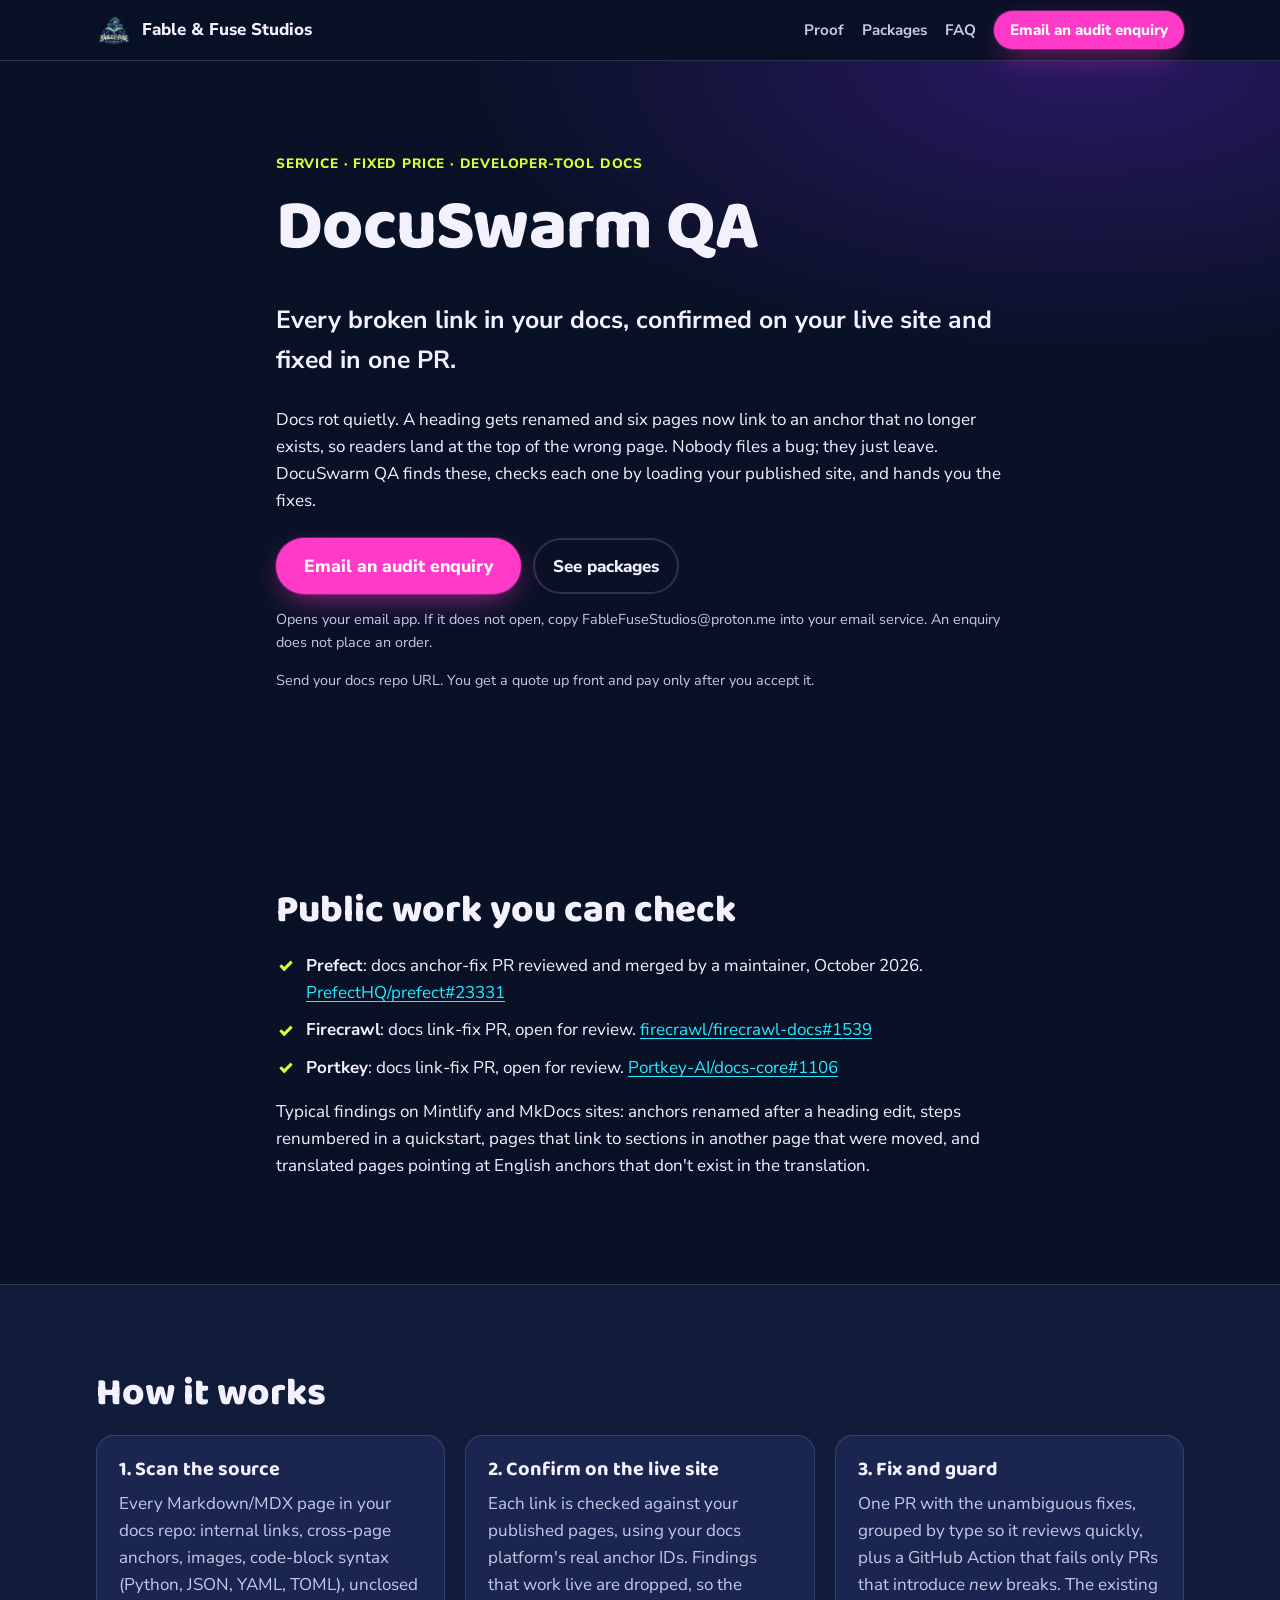
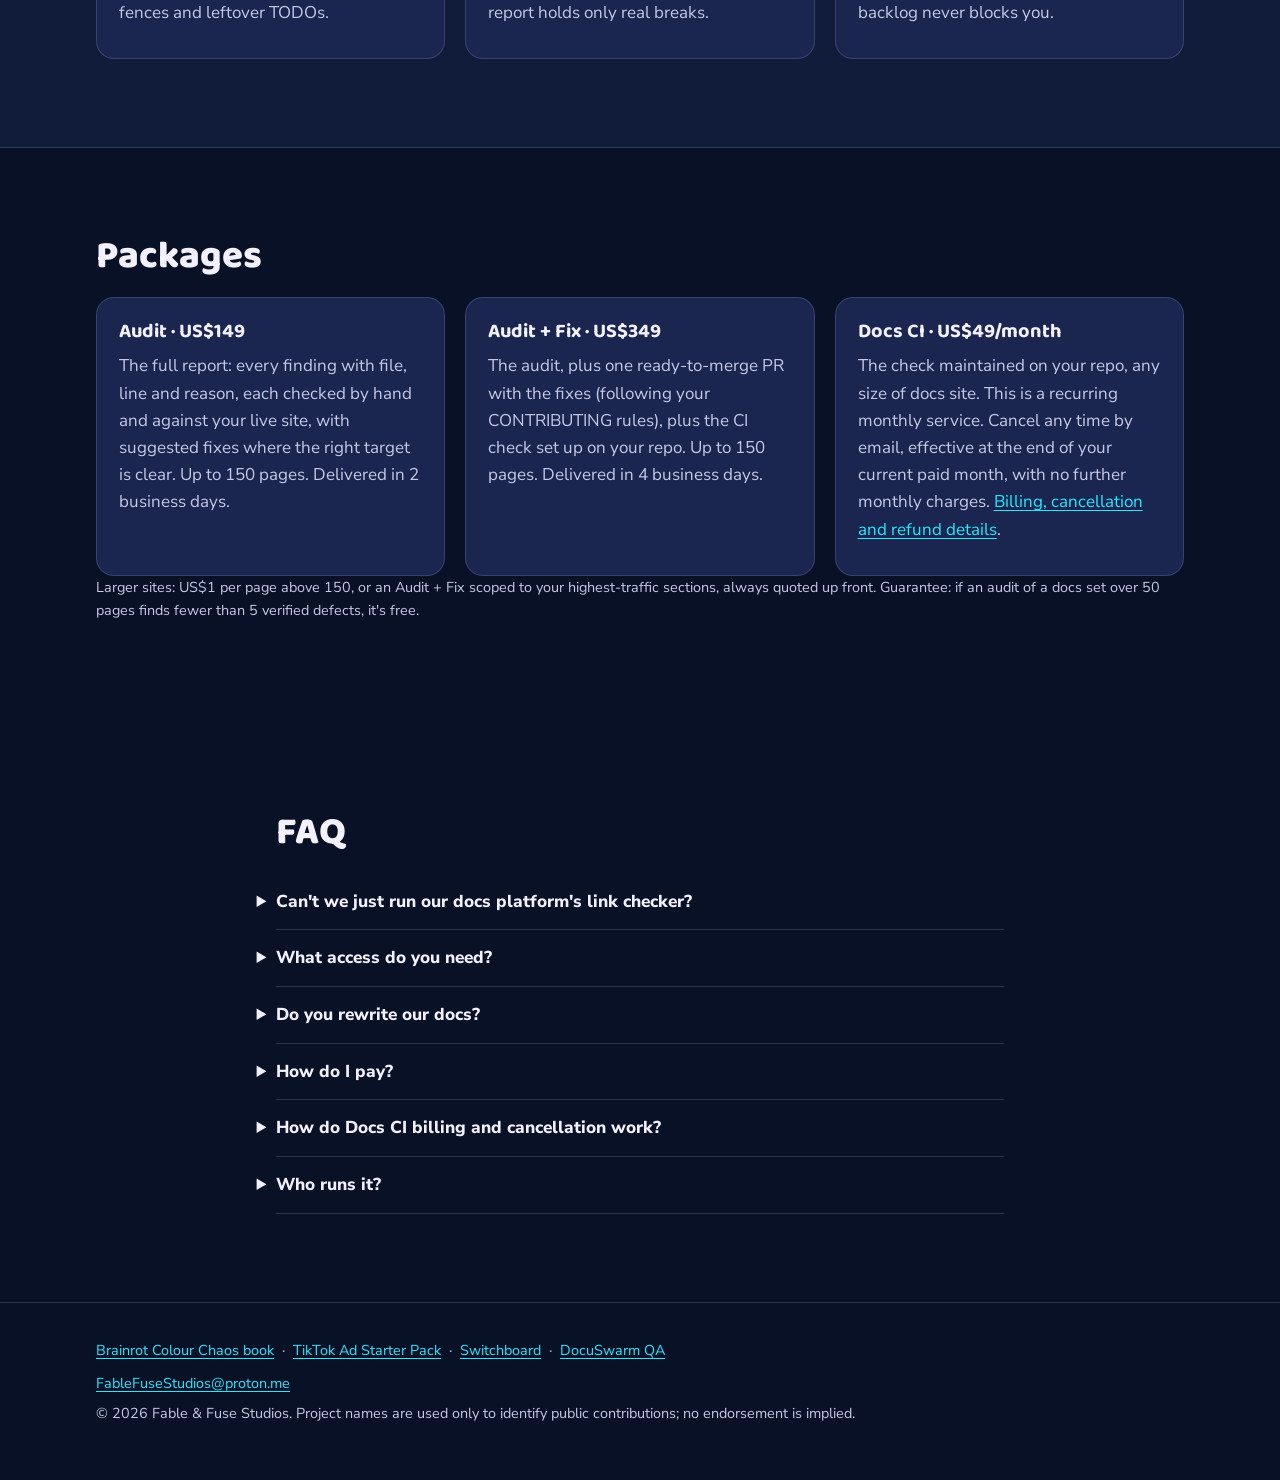
<file: site/docuswarm/index.html>
<!doctype html>
<html lang="en-AU">
<head>
  <meta charset="utf-8">
  <meta name="viewport" content="width=device-width, initial-scale=1">
  <title>DocuSwarm QA | Documentation QA for developer tools</title>
  <meta name="description" content="DocuSwarm QA by Fable &amp; Fuse Studios: fixed-price documentation audits for developer-tool docs. Every broken link and dead anchor, confirmed against your live site, with a ready-to-merge fix PR. From US$149.">
  <meta name="author" content="Fable &amp; Fuse Studios">
  <meta name="theme-color" content="#091126">
  <link rel="canonical" href="https://fable-and-fuse.github.io/brainrot-colour-chaos-site/docuswarm/">

  <meta property="og:type" content="website">
  <meta property="og:site_name" content="Fable &amp; Fuse Studios">
  <meta property="og:title" content="DocuSwarm QA: documentation QA for developer tools">
  <meta property="og:description" content="Every broken link and dead anchor in your docs, confirmed against the live site, fixed in one PR. Fixed price from US$149.">
  <meta property="og:url" content="https://fable-and-fuse.github.io/brainrot-colour-chaos-site/docuswarm/">
  <meta property="og:locale" content="en_AU">

  <link rel="icon" type="image/png" href="../assets/favicon.png">
  <link rel="apple-touch-icon" href="../assets/apple-touch-icon.png">
  <link rel="preconnect" href="https://fonts.googleapis.com">
  <link rel="preconnect" href="https://fonts.gstatic.com" crossorigin>
  <link rel="stylesheet" href="https://fonts.googleapis.com/css2?family=Baloo+2:wght@700;800&family=Nunito+Sans:opsz,wght@6..12,400;6..12,700;6..12,800&display=swap">
  <link rel="stylesheet" href="../switchboard/switchboard.css">
</head>
<body>
  <a class="skip-link" href="#main">Skip to content</a>

  <header class="top top--enquiry">
    <div class="wrap top__inner">
      <div class="brand">
        <img src="../assets/img/fable-and-fuse-studios-logo-v2-320.webp" width="40" height="40" alt="">
        <span>Fable &amp; Fuse Studios</span>
      </div>
      <nav aria-label="DocuSwarm QA">
        <a href="#proof">Proof</a>
        <a href="#packages">Packages</a>
        <a href="#faq">FAQ</a>
        <a class="btn btn--small" href="mailto:FableFuseStudios@proton.me?subject=DocuSwarm%20QA%20audit"><span class="cta-label--desktop">Email an audit enquiry</span><span class="cta-label--mobile">Email enquiry</span></a>
      </nav>
    </div>
  </header>

  <main id="main">
    <section class="hero">
      <div class="wrap narrow">
        <p class="eyebrow">Service · Fixed price · Developer-tool docs</p>
        <h1>DocuSwarm QA</h1>
        <p class="lede">Every broken link in your docs, confirmed on your live site and fixed in one PR.</p>
        <p>Docs rot quietly. A heading gets renamed and six pages now link to an anchor that no longer exists, so readers land at the top of the wrong page. Nobody files a bug; they just leave. DocuSwarm QA finds these, checks each one by loading your published site, and hands you the fixes.</p>
        <div class="hero__cta">
          <a class="btn btn--large" href="mailto:FableFuseStudios@proton.me?subject=DocuSwarm%20QA%20audit">Email an audit enquiry</a>
          <a class="btn btn--ghost" href="#packages">See packages</a>
        </div>
        <p class="fine enquiry-help">Opens your email app. If it does not open, copy <span class="contact-address">FableFuseStudios@proton.me</span> into your email service. An enquiry does not place an order.</p>
        <p class="fine">Send your docs repo URL. You get a quote up front and pay only after you accept it.</p>
      </div>
    </section>

    <section class="section" id="proof" aria-labelledby="proof-title">
      <div class="wrap narrow">
        <h2 id="proof-title">Public work you can check</h2>
        <ul class="ticks">
          <li><strong>Prefect</strong>: docs anchor-fix PR reviewed and merged by a maintainer, October 2026. <a href="https://github.com/PrefectHQ/prefect/pull/23331" rel="noopener">PrefectHQ/prefect#23331</a></li>
          <li><strong>Firecrawl</strong>: docs link-fix PR, open for review. <a href="https://github.com/firecrawl/firecrawl-docs/pull/1539" rel="noopener">firecrawl/firecrawl-docs#1539</a></li>
          <li><strong>Portkey</strong>: docs link-fix PR, open for review. <a href="https://github.com/Portkey-AI/docs-core/pull/1106" rel="noopener">Portkey-AI/docs-core#1106</a></li>
        </ul>
        <p>Typical findings on Mintlify and MkDocs sites: anchors renamed after a heading edit, steps renumbered in a quickstart, pages that link to sections in another page that were moved, and translated pages pointing at English anchors that don't exist in the translation.</p>
      </div>
    </section>

    <section class="section section--alt">
      <div class="wrap">
        <h2>How it works</h2>
        <div class="cards">
          <article class="card">
            <h3>1. Scan the source</h3>
            <p>Every Markdown/MDX page in your docs repo: internal links, cross-page anchors, images, code-block syntax (Python, JSON, YAML, TOML), unclosed fences and leftover TODOs.</p>
          </article>
          <article class="card">
            <h3>2. Confirm on the live site</h3>
            <p>Each link is checked against your published pages, using your docs platform's real anchor IDs. Findings that work live are dropped, so the report holds only real breaks.</p>
          </article>
          <article class="card">
            <h3>3. Fix and guard</h3>
            <p>One PR with the unambiguous fixes, grouped by type so it reviews quickly, plus a GitHub Action that fails only PRs that introduce <em>new</em> breaks. The existing backlog never blocks you.</p>
          </article>
        </div>
      </div>
    </section>

    <section class="section" id="packages" aria-labelledby="packages-title">
      <div class="wrap">
        <h2 id="packages-title">Packages</h2>
        <div class="cards">
          <article class="card">
            <h3>Audit · US$149</h3>
            <p>The full report: every finding with file, line and reason, each checked by hand and against your live site, with suggested fixes where the right target is clear. Up to 150 pages. Delivered in 2 business days.</p>
          </article>
          <article class="card">
            <h3>Audit + Fix · US$349</h3>
            <p>The audit, plus one ready-to-merge PR with the fixes (following your CONTRIBUTING rules), plus the CI check set up on your repo. Up to 150 pages. Delivered in 4 business days.</p>
          </article>
          <article class="card">
            <h3>Docs CI · US$49/month</h3>
            <p>The check maintained on your repo, any size of docs site. This is a recurring monthly service. Cancel any time by email, effective at the end of your current paid month, with no further monthly charges. <a href="#cancellation">Billing, cancellation and refund details</a>.</p>
          </article>
        </div>
        <p class="fine">Larger sites: US$1 per page above 150, or an Audit + Fix scoped to your highest-traffic sections, always quoted up front. Guarantee: if an audit of a docs set over 50 pages finds fewer than 5 verified defects, it's free.</p>
      </div>
    </section>

    <section class="section" id="faq" aria-labelledby="faq-title">
      <div class="wrap narrow">
        <h2 id="faq-title">FAQ</h2>
        <details>
          <summary>Can't we just run our docs platform's link checker?</summary>
          <p>You can, and it's worth turning on. Some checks, such as anchor checking, are opt-in, which is how these breaks slip through. What we add: each finding confirmed on the live site, the fixes done as a PR, code-sample checks, and a CI gate that only fails on new breaks.</p>
        </details>
        <details>
          <summary>What access do you need?</summary>
          <p>For public docs, none: the repo and the published site are enough. For private docs, read access to the docs repository.</p>
        </details>
        <details>
          <summary>Do you rewrite our docs?</summary>
          <p>No. The packages cover links, anchors, images and code-sample syntax, plus a manual read of your top 10 pages. Content and product design stay yours.</p>
        </details>
        <details>
          <summary>How do I pay?</summary>
          <p>By invoice after you accept the quote, by card or bank transfer. Prices are in US dollars.</p>
          <p>Enquiries do not place an order or start a subscription. Before you agree to proceed, we will confirm the scope, price, currency, applicable taxes, payment schedule, delivery date and cancellation/refund terms in writing.</p>
        </details>
        <details id="cancellation">
          <summary>How do Docs CI billing and cancellation work?</summary>
          <p>Docs CI is US$49 per month. Your written quote confirms the billing dates and any applicable taxes before you agree to start. To cancel, email <a href="mailto:FableFuseStudios@proton.me?subject=Docs%20CI%20cancellation">FableFuseStudios@proton.me</a> with the business or repository name used for your service. No passwords or payment details are needed.</p>
          <p>Cancellation takes effect at the end of the current paid monthly period. Maintenance continues until that date, and there are no further monthly charges. We will confirm the cancellation and end date by email.</p>
          <p>The current paid month is not refunded for a change of mind because service continues to its end. Any unused future monthly periods paid in advance will be refunded. This policy does not limit your rights to a refund or other remedy under Australian Consumer Law or other applicable mandatory consumer law.</p>
        </details>
        <details>
          <summary>Who runs it?</summary>
          <p>DocuSwarm QA is a service of Fable &amp; Fuse Studios (ABN 20448337804), Australia. Contact: <a href="mailto:FableFuseStudios@proton.me?subject=DocuSwarm%20QA">FableFuseStudios@proton.me</a>.</p>
        </details>
      </div>
    </section>
  </main>

  <footer class="foot">
    <div class="wrap foot__inner">
      <nav aria-label="Studio products and services">
        <a href="../">Brainrot Colour Chaos book</a> ·
        <a href="../tiktok-ad-starter-pack/">TikTok Ad Starter Pack</a> ·
        <a href="../switchboard/">Switchboard</a> ·
        <a href="../docuswarm/">DocuSwarm QA</a>
      </nav>
      <p><a href="mailto:FableFuseStudios@proton.me">FableFuseStudios@proton.me</a></p>
      <p>© 2026 Fable &amp; Fuse Studios. Project names are used only to identify public contributions; no endorsement is implied.</p>
    </div>
  </footer>
</body>
</html>
</file>
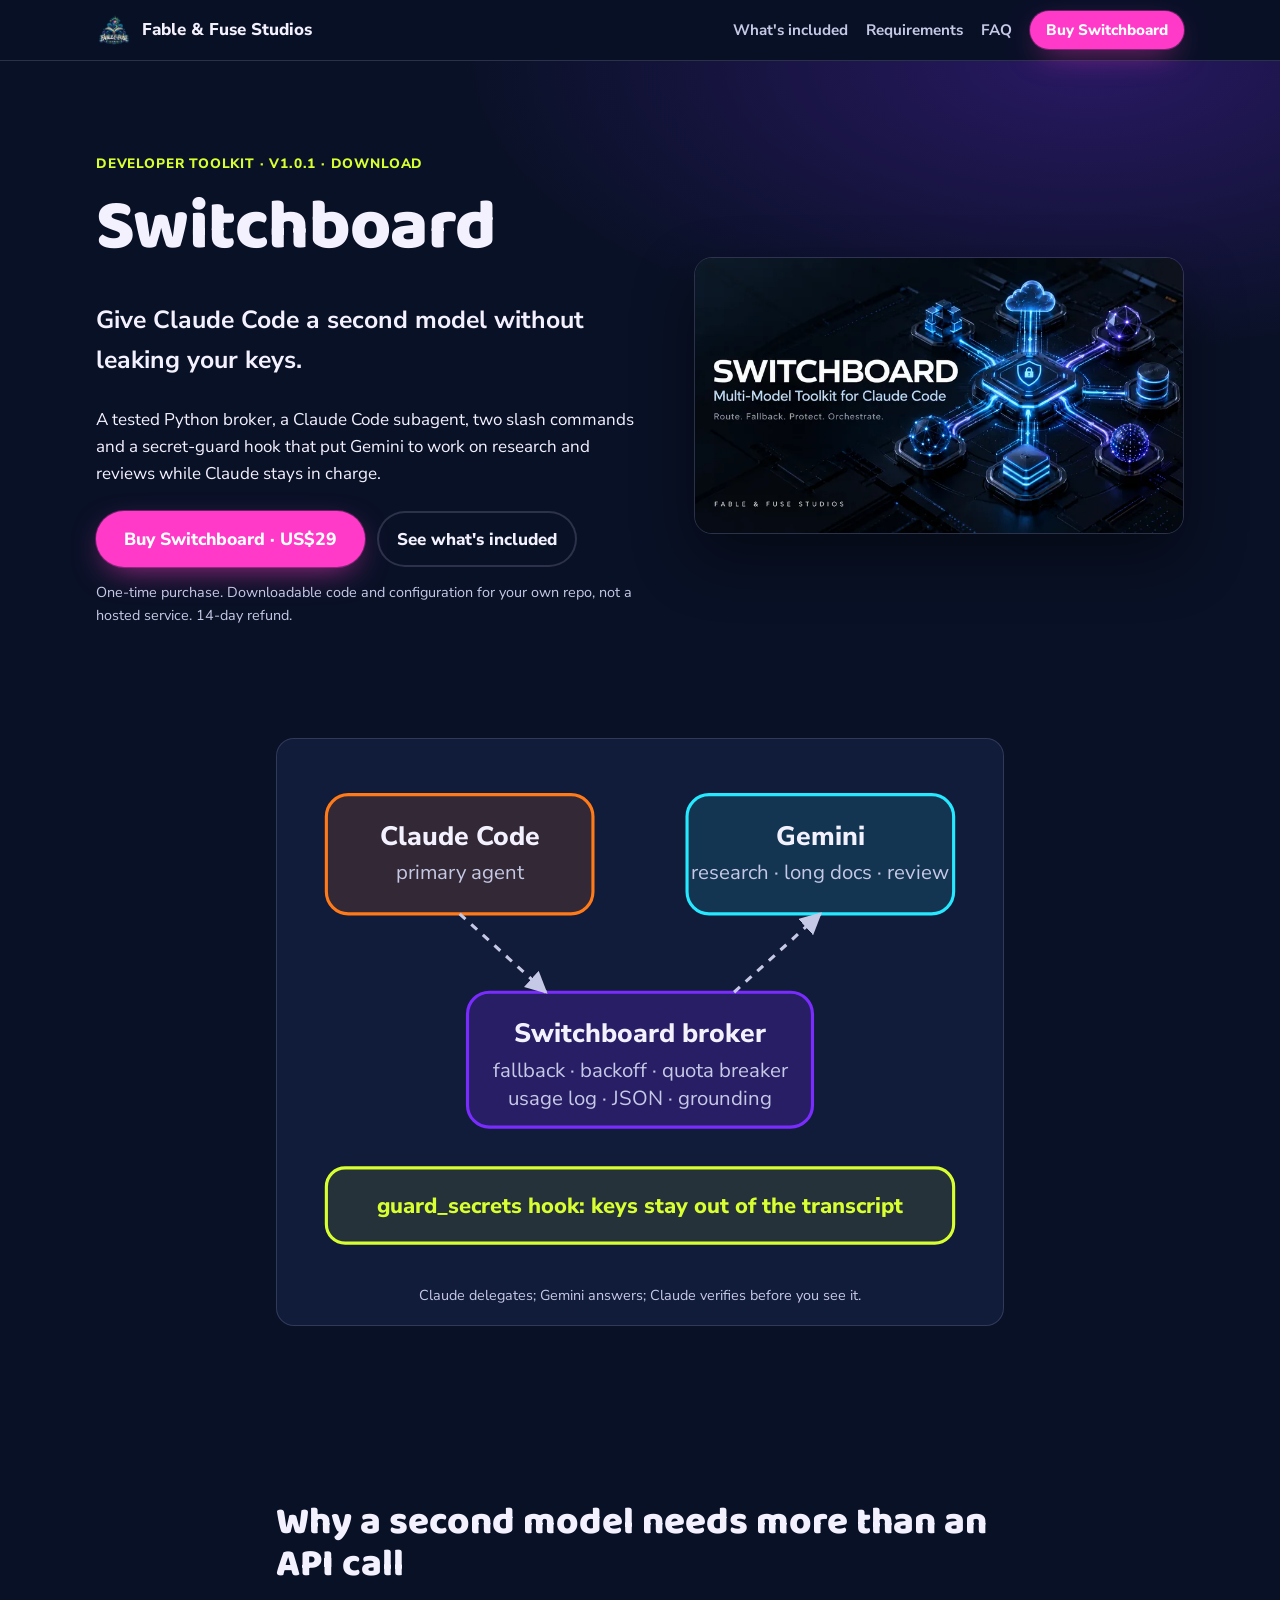
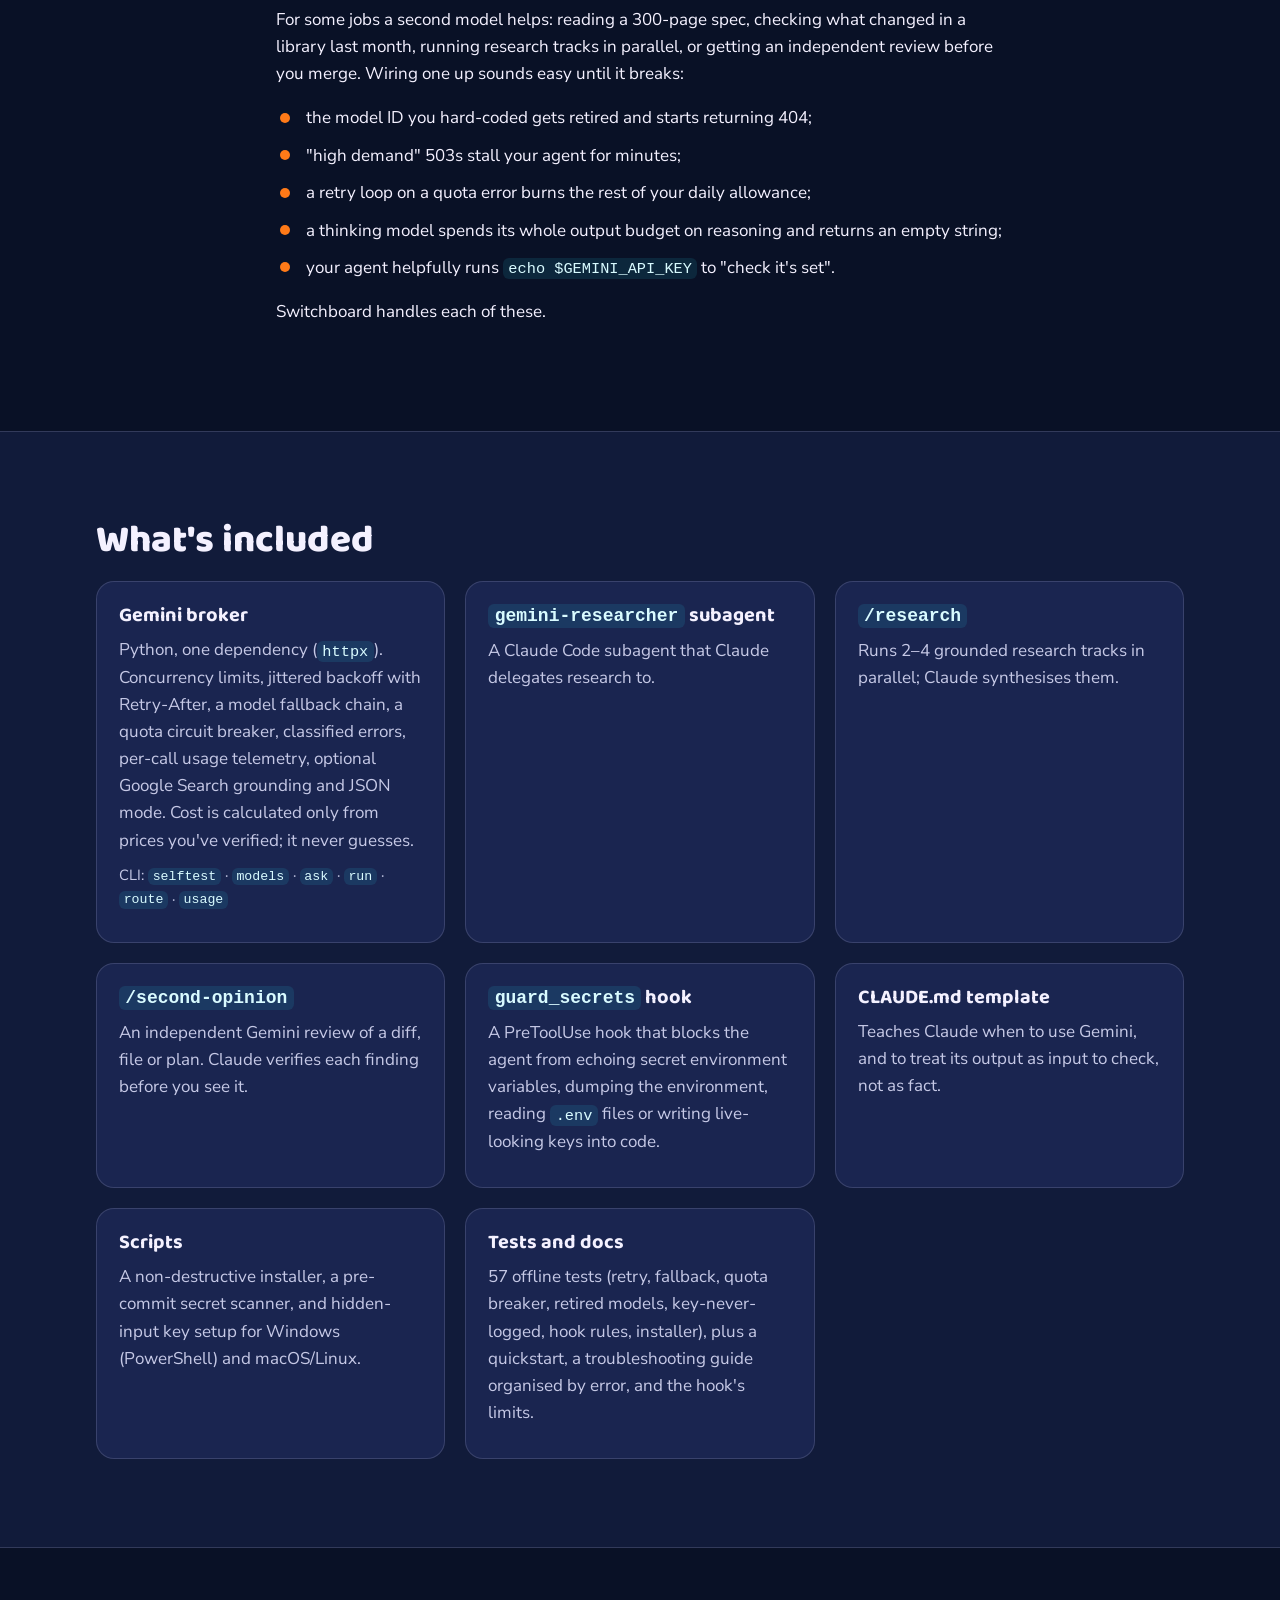
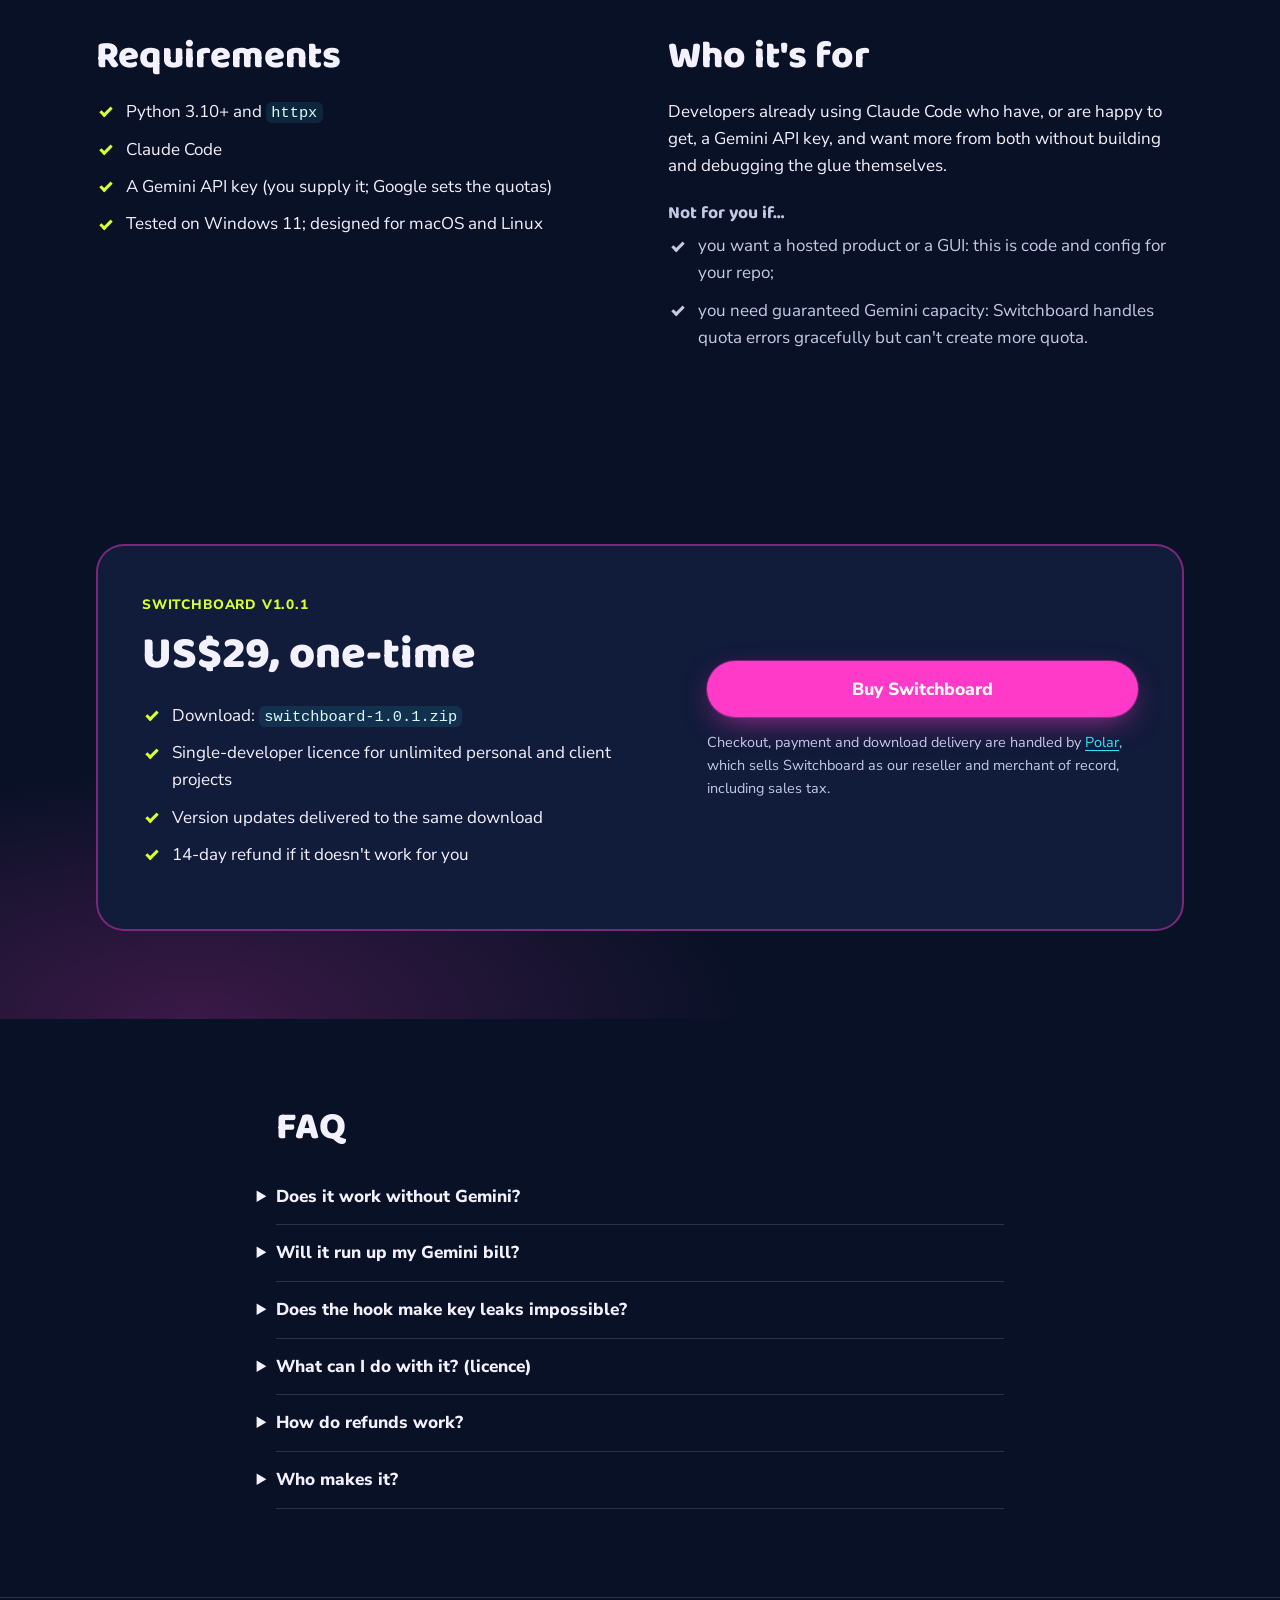
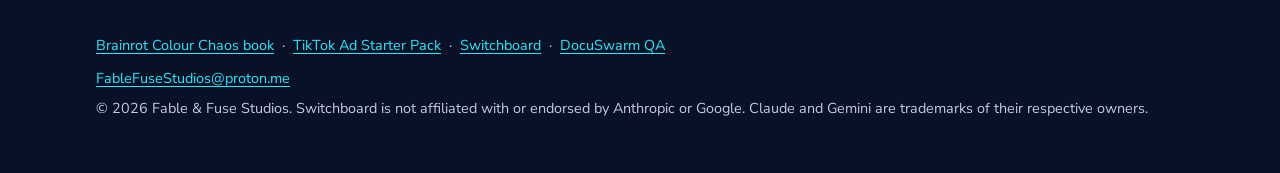
<file: site/switchboard/index.html>
<!doctype html>
<html lang="en-AU">
<head>
  <meta charset="utf-8">
  <meta name="viewport" content="width=device-width, initial-scale=1">
  <title>Switchboard | Claude Code + Gemini developer toolkit</title>
  <meta name="description" content="Switchboard v1.0.1 by Fable & Fuse Studios: a downloadable toolkit that gives Claude Code a second model, Gemini, for research and reviews, with a hook that keeps API keys out of the transcript. US$29, one-time.">
  <meta name="author" content="Fable &amp; Fuse Studios">
  <meta name="theme-color" content="#091126">
  <link rel="canonical" href="https://fable-and-fuse.github.io/brainrot-colour-chaos-site/switchboard/">

  <meta property="og:type" content="product">
  <meta property="og:site_name" content="Fable &amp; Fuse Studios">
  <meta property="og:title" content="Switchboard: Claude Code + Gemini developer toolkit">
  <meta property="og:description" content="Give Claude Code a second model without leaking your keys. Downloadable toolkit, US$29 one-time.">
  <meta property="og:url" content="https://fable-and-fuse.github.io/brainrot-colour-chaos-site/switchboard/">
  <meta property="og:locale" content="en_AU">
  <meta property="og:image" content="https://fable-and-fuse.github.io/brainrot-colour-chaos-site/assets/img/switchboard-og-1200x675.jpg">
  <meta property="og:image:width" content="1200">
  <meta property="og:image:height" content="675">
  <meta property="og:image:alt" content="Switchboard: Multi-Model Toolkit for Claude Code. Route. Fallback. Protect. Orchestrate. By Fable &amp; Fuse Studios.">
  <meta name="twitter:card" content="summary_large_image">
  <meta name="twitter:image" content="https://fable-and-fuse.github.io/brainrot-colour-chaos-site/assets/img/switchboard-og-1200x675.jpg">

  <link rel="icon" type="image/png" href="../assets/favicon.png">
  <link rel="apple-touch-icon" href="../assets/apple-touch-icon.png">
  <link rel="preconnect" href="https://fonts.googleapis.com">
  <link rel="preconnect" href="https://fonts.gstatic.com" crossorigin>
  <link rel="stylesheet" href="https://fonts.googleapis.com/css2?family=Baloo+2:wght@700;800&family=Nunito+Sans:opsz,wght@6..12,400;6..12,700;6..12,800&display=swap">
  <link rel="stylesheet" href="switchboard.css">
</head>
<body>
  <a class="skip-link" href="#main">Skip to content</a>

  <header class="top">
    <div class="wrap top__inner">
      <div class="brand">
        <img src="../assets/img/fable-and-fuse-studios-logo-v2-320.webp" width="40" height="40" alt="">
        <span>Fable &amp; Fuse Studios</span>
      </div>
      <nav aria-label="Switchboard">
        <a href="#included">What's included</a>
        <a href="#requirements">Requirements</a>
        <a href="#faq">FAQ</a>
        <a class="btn btn--small js-buy" href="https://buy.polar.sh/polar_cl_zSlsFoLeeate2JaOHz8kFUtFZoUTAhcPUUdpy2QWeY4" rel="noopener">Buy Switchboard</a>
      </nav>
    </div>
  </header>

  <main id="main">
    <!-- Hero -->
    <section class="hero">
      <div class="wrap hero__grid">
        <div>
          <p class="eyebrow">Developer toolkit · v1.0.1 · Download</p>
          <h1>Switchboard</h1>
          <p class="lede">Give Claude Code a second model without leaking your keys.</p>
          <p>A tested Python broker, a Claude Code subagent, two slash commands and a secret-guard hook that put Gemini to work on research and reviews while Claude stays in charge.</p>
          <div class="hero__cta">
            <a class="btn btn--large js-buy" href="https://buy.polar.sh/polar_cl_zSlsFoLeeate2JaOHz8kFUtFZoUTAhcPUUdpy2QWeY4" rel="noopener">Buy Switchboard · US$29</a>
            <a class="btn btn--ghost" href="#included">See what's included</a>
          </div>
          <p class="fine">One-time purchase. Downloadable code and configuration for your own repo, not a hosted service. 14-day refund.</p>
        </div>

        <figure class="hero__art">
          <img src="../assets/img/switchboard-hero-800.webp"
               srcset="../assets/img/switchboard-hero-800.webp 800w, ../assets/img/switchboard-hero-1600.webp 1600w"
               sizes="(min-width: 960px) 520px, 100vw" width="1600" height="900"
               alt="Switchboard: Multi-Model Toolkit for Claude Code. Route. Fallback. Protect. Orchestrate. By Fable &amp; Fuse Studios.">
        </figure>
      </div>
    </section>

    <!-- How it fits together -->
    <section class="section section--tight">
      <div class="wrap narrow">
        <figure class="diagram" aria-labelledby="diagram-cap">
          <svg viewBox="0 0 440 330" role="img" aria-labelledby="diagram-title diagram-desc">
            <title id="diagram-title">How Switchboard fits together</title>
            <desc id="diagram-desc">Claude Code stays the primary agent. It hands research and review tasks through the Switchboard broker to Gemini, and the guard_secrets hook sits between the agent and your API keys.</desc>
            <defs>
              <marker id="arrow" viewBox="0 0 10 10" refX="9" refY="5" markerWidth="7" markerHeight="7" orient="auto-start-reverse">
                <path d="M0 0L10 5L0 10z" fill="#c6c9e6"/>
              </marker>
            </defs>
            <rect x="20" y="24" width="170" height="76" rx="14" class="node node--claude"/>
            <text x="105" y="56" class="t-strong">Claude Code</text>
            <text x="105" y="78" class="t-small">primary agent</text>

            <rect x="250" y="24" width="170" height="76" rx="14" class="node node--gemini"/>
            <text x="335" y="56" class="t-strong">Gemini</text>
            <text x="335" y="78" class="t-small">research · long docs · review</text>

            <rect x="110" y="150" width="220" height="86" rx="14" class="node node--broker"/>
            <text x="220" y="182" class="t-strong">Switchboard broker</text>
            <text x="220" y="204" class="t-small">fallback · backoff · quota breaker</text>
            <text x="220" y="222" class="t-small">usage log · JSON · grounding</text>

            <path d="M105 100 L160 150" class="edge" marker-end="url(#arrow)"/>
            <path d="M280 150 L335 100" class="edge" marker-end="url(#arrow)"/>

            <rect x="20" y="262" width="400" height="48" rx="12" class="node node--guard"/>
            <text x="220" y="291" class="t-strong t-guard">guard_secrets hook: keys stay out of the transcript</text>
          </svg>
          <figcaption id="diagram-cap">Claude delegates; Gemini answers; Claude verifies before you see it.</figcaption>
        </figure>
      </div>
    </section>

    <!-- Problems -->
    <section class="section">
      <div class="wrap narrow">
        <h2>Why a second model needs more than an API call</h2>
        <p>For some jobs a second model helps: reading a 300-page spec, checking what changed in a library last month, running research tracks in parallel, or getting an independent review before you merge. Wiring one up sounds easy until it breaks:</p>
        <ul class="ticks ticks--warn">
          <li>the model ID you hard-coded gets retired and starts returning 404;</li>
          <li>"high demand" 503s stall your agent for minutes;</li>
          <li>a retry loop on a quota error burns the rest of your daily allowance;</li>
          <li>a thinking model spends its whole output budget on reasoning and returns an empty string;</li>
          <li>your agent helpfully runs <code>echo $GEMINI_API_KEY</code> to "check it's set".</li>
        </ul>
        <p>Switchboard handles each of these.</p>
      </div>
    </section>

    <!-- Included -->
    <section class="section section--alt" id="included" aria-labelledby="included-title">
      <div class="wrap">
        <h2 id="included-title">What's included</h2>
        <div class="cards">
          <article class="card">
            <h3>Gemini broker</h3>
            <p>Python, one dependency (<code>httpx</code>). Concurrency limits, jittered backoff with Retry-After, a model fallback chain, a quota circuit breaker, classified errors, per-call usage telemetry, optional Google Search grounding and JSON mode. Cost is calculated only from prices you've verified; it never guesses.</p>
            <p class="card__meta">CLI: <code>selftest</code> · <code>models</code> · <code>ask</code> · <code>run</code> · <code>route</code> · <code>usage</code></p>
          </article>
          <article class="card">
            <h3><code>gemini-researcher</code> subagent</h3>
            <p>A Claude Code subagent that Claude delegates research to.</p>
          </article>
          <article class="card">
            <h3><code>/research</code></h3>
            <p>Runs 2–4 grounded research tracks in parallel; Claude synthesises them.</p>
          </article>
          <article class="card">
            <h3><code>/second-opinion</code></h3>
            <p>An independent Gemini review of a diff, file or plan. Claude verifies each finding before you see it.</p>
          </article>
          <article class="card">
            <h3><code>guard_secrets</code> hook</h3>
            <p>A PreToolUse hook that blocks the agent from echoing secret environment variables, dumping the environment, reading <code>.env</code> files or writing live-looking keys into code.</p>
          </article>
          <article class="card">
            <h3>CLAUDE.md template</h3>
            <p>Teaches Claude when to use Gemini, and to treat its output as input to check, not as fact.</p>
          </article>
          <article class="card">
            <h3>Scripts</h3>
            <p>A non-destructive installer, a pre-commit secret scanner, and hidden-input key setup for Windows (PowerShell) and macOS/Linux.</p>
          </article>
          <article class="card">
            <h3>Tests and docs</h3>
            <p>57 offline tests (retry, fallback, quota breaker, retired models, key-never-logged, hook rules, installer), plus a quickstart, a troubleshooting guide organised by error, and the hook's limits.</p>
          </article>
        </div>
      </div>
    </section>

    <!-- Fit + requirements -->
    <section class="section" id="requirements" aria-labelledby="req-title">
      <div class="wrap two-col">
        <div>
          <h2 id="req-title">Requirements</h2>
          <ul class="ticks">
            <li>Python 3.10+ and <code>httpx</code></li>
            <li>Claude Code</li>
            <li>A Gemini API key (you supply it; Google sets the quotas)</li>
            <li>Tested on Windows 11; designed for macOS and Linux</li>
          </ul>
        </div>
        <div>
          <h2>Who it's for</h2>
          <p>Developers already using Claude Code who have, or are happy to get, a Gemini API key, and want more from both without building and debugging the glue themselves.</p>
          <h3 class="h-sub">Not for you if…</h3>
          <ul class="ticks ticks--muted">
            <li>you want a hosted product or a GUI: this is code and config for your repo;</li>
            <li>you need guaranteed Gemini capacity: Switchboard handles quota errors gracefully but can't create more quota.</li>
          </ul>
        </div>
      </div>
    </section>

    <!-- Buy -->
    <section class="section section--buy" id="buy" aria-labelledby="buy-title">
      <div class="wrap">
        <div class="buy">
          <div>
            <p class="eyebrow">Switchboard v1.0.1</p>
            <h2 id="buy-title">US$29, one-time</h2>
            <ul class="ticks">
              <li>Download: <code>switchboard-1.0.1.zip</code></li>
              <li>Single-developer licence for unlimited personal and client projects</li>
              <li>Version updates delivered to the same download</li>
              <li>14-day refund if it doesn't work for you</li>
            </ul>
          </div>
          <div class="buy__action">
            <a class="btn btn--large js-buy" href="https://buy.polar.sh/polar_cl_zSlsFoLeeate2JaOHz8kFUtFZoUTAhcPUUdpy2QWeY4" rel="noopener" data-checkout>Buy Switchboard</a>
            <p class="fine">Checkout, payment and download delivery are handled by <a href="https://polar.sh" rel="noopener">Polar</a>, which sells Switchboard as our reseller and merchant of record, including sales tax.</p>
          </div>
        </div>
      </div>
    </section>

    <!-- FAQ -->
    <section class="section" id="faq" aria-labelledby="faq-title">
      <div class="wrap narrow">
        <h2 id="faq-title">FAQ</h2>
        <details>
          <summary>Does it work without Gemini?</summary>
          <p>Yes. Without a key, or when your quota runs out, the commands say Gemini is unavailable and Claude carries on with its own tools.</p>
        </details>
        <details>
          <summary>Will it run up my Gemini bill?</summary>
          <p>Every call is logged with token counts (<code>python -m switchboard usage</code>). Concurrency is capped, retries are bounded, and quota errors stop calls instead of retrying. Set billing alerts in Google Cloud as well.</p>
        </details>
        <details>
          <summary>Does the hook make key leaks impossible?</summary>
          <p>No. It blocks the common ways an agent exposes a key, which makes it a seatbelt, not a vault. The included docs explain what it covers and what to layer with it.</p>
        </details>
        <details>
          <summary>What can I do with it? (licence)</summary>
          <p>Use and modify it in any number of your own projects, personal or commercial, including work for clients, and ship the code inside those projects. You may not resell or redistribute the kit on its own (as a template, starter kit or course material), or publish its source on its own. Each developer needs their own licence; for a team licence, email us. Provided "as is" without warranty; you're responsible for your own API keys, usage and provider costs. The full licence is in the download.</p>
        </details>
        <details>
          <summary>How do refunds work?</summary>
          <p>If Switchboard doesn't work for you within 14 days of purchase, email <a href="mailto:FableFuseStudios@proton.me?subject=Switchboard%20refund">FableFuseStudios@proton.me</a> and you'll get a full refund.</p>
        </details>
        <details>
          <summary>Who makes it?</summary>
          <p>Switchboard is made and published by Fable &amp; Fuse Studios. Support: <a href="mailto:FableFuseStudios@proton.me?subject=Switchboard%20support">FableFuseStudios@proton.me</a>.</p>
        </details>
      </div>
    </section>
  </main>

  <footer class="foot">
    <div class="wrap foot__inner">
      <nav aria-label="Studio products and services">
        <a href="../">Brainrot Colour Chaos book</a> ·
        <a href="../tiktok-ad-starter-pack/">TikTok Ad Starter Pack</a> ·
        <a href="../switchboard/">Switchboard</a> ·
        <a href="../docuswarm/">DocuSwarm QA</a>
      </nav>
      <p><a href="mailto:FableFuseStudios@proton.me">FableFuseStudios@proton.me</a></p>
      <p>© 2026 Fable &amp; Fuse Studios. Switchboard is not affiliated with or endorsed by Anthropic or Google. Claude and Gemini are trademarks of their respective owners.</p>
    </div>
  </footer>

  <script>
    // ── Checkout link ─────────────────────────────────────────────────────────
    // Live Polar checkout. The Buy links also carry it in their href, so they work without JavaScript.
    const POLAR_CHECKOUT_URL = "https://buy.polar.sh/polar_cl_zSlsFoLeeate2JaOHz8kFUtFZoUTAhcPUUdpy2QWeY4";
    // ─────────────────────────────────────────────────────────────────────────
    if (/^https:\/\/([a-z0-9-]+\.)*polar\.sh\//.test(POLAR_CHECKOUT_URL)) {
      document.querySelectorAll(".js-buy").forEach(a => { a.href = POLAR_CHECKOUT_URL; a.rel = "noopener"; });
      document.querySelectorAll(".js-checkout-note").forEach(n => n.hidden = true);
    }
  </script>
</body>
</html>
</file>
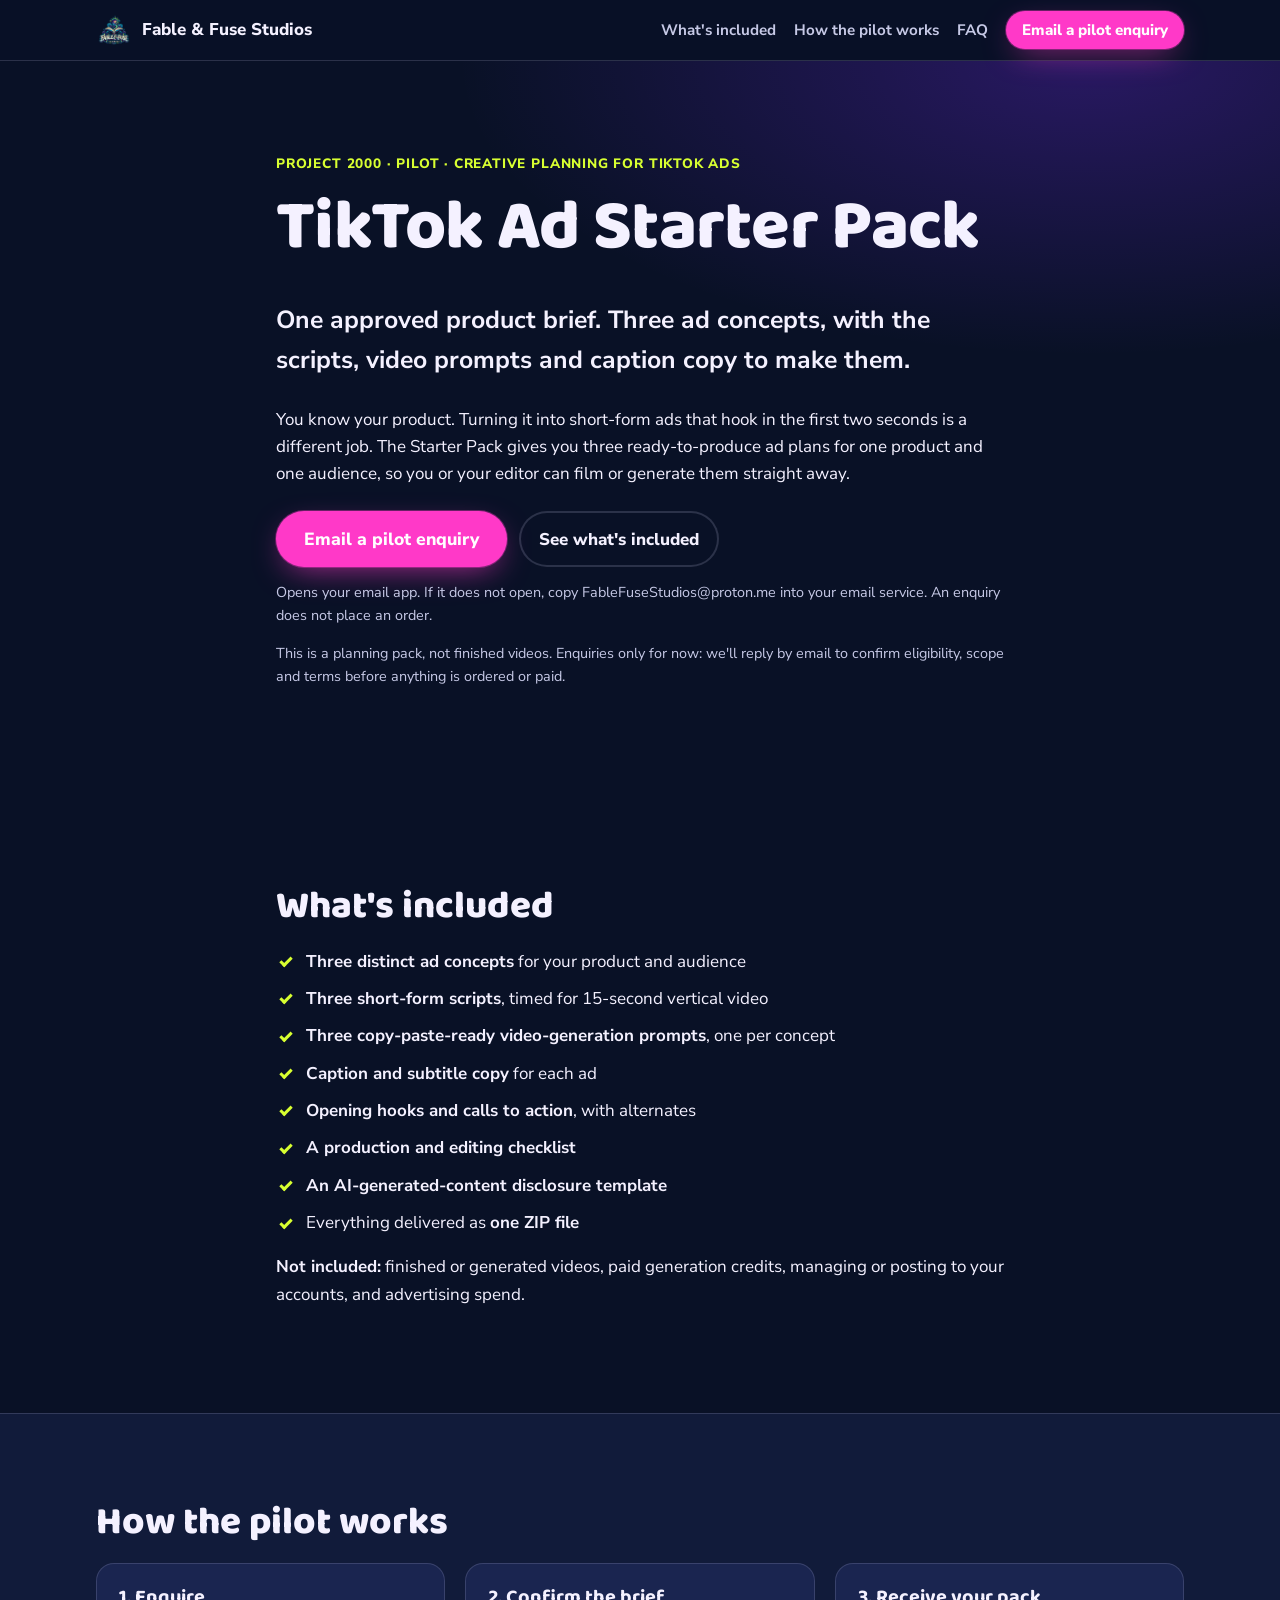
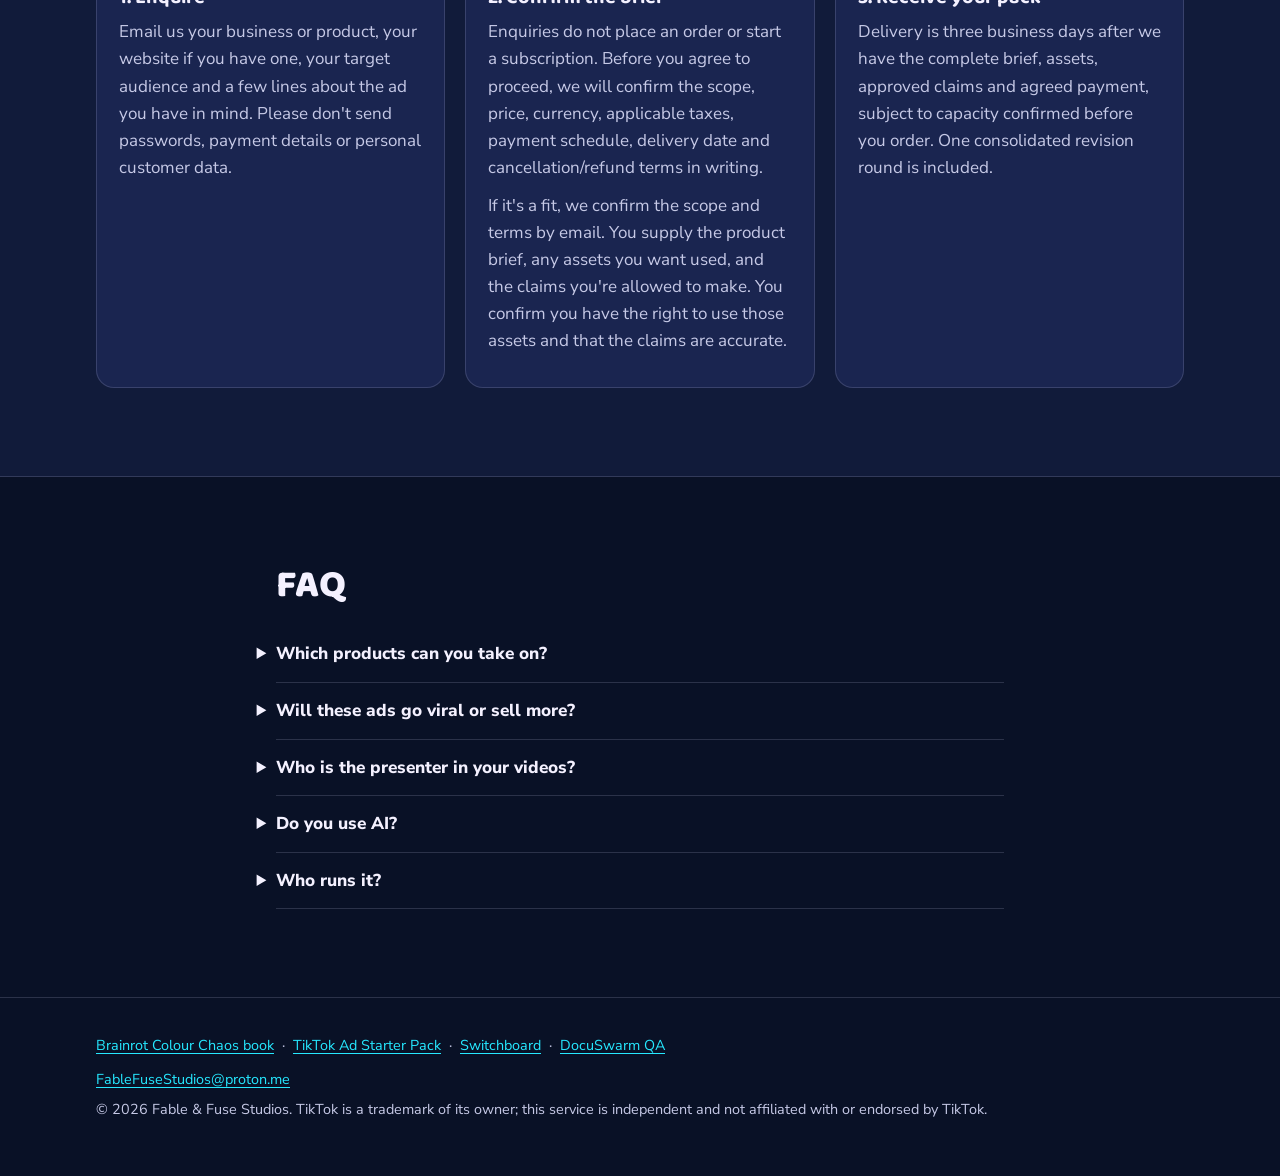
<file: site/tiktok-ad-starter-pack/index.html>
<!doctype html>
<html lang="en-AU">
<head>
  <meta charset="utf-8">
  <meta name="viewport" content="width=device-width, initial-scale=1">
  <title>TikTok Ad Starter Pack | PROJECT 2000 by Fable &amp; Fuse Studios</title>
  <meta name="description" content="One approved product brief becomes three TikTok ad concepts, with scripts, video-generation prompts, captions, hooks and a production checklist. Pilot enquiries open.">
  <meta name="author" content="Fable &amp; Fuse Studios">
  <meta name="theme-color" content="#091126">
  <link rel="canonical" href="https://fable-and-fuse.github.io/brainrot-colour-chaos-site/tiktok-ad-starter-pack/">

  <meta property="og:type" content="website">
  <meta property="og:site_name" content="Fable &amp; Fuse Studios">
  <meta property="og:title" content="PROJECT 2000 TikTok Ad Starter Pack">
  <meta property="og:description" content="Three TikTok ad concepts from one product brief: scripts, video prompts, captions and a production checklist. Pilot enquiries open.">
  <meta property="og:url" content="https://fable-and-fuse.github.io/brainrot-colour-chaos-site/tiktok-ad-starter-pack/">
  <meta property="og:locale" content="en_AU">

  <link rel="icon" type="image/png" href="../assets/favicon.png">
  <link rel="apple-touch-icon" href="../assets/apple-touch-icon.png">
  <link rel="preconnect" href="https://fonts.googleapis.com">
  <link rel="preconnect" href="https://fonts.gstatic.com" crossorigin>
  <link rel="stylesheet" href="https://fonts.googleapis.com/css2?family=Baloo+2:wght@700;800&family=Nunito+Sans:opsz,wght@6..12,400;6..12,700;6..12,800&display=swap">
  <link rel="stylesheet" href="../switchboard/switchboard.css">
</head>
<body>
  <a class="skip-link" href="#main">Skip to content</a>

  <header class="top top--enquiry">
    <div class="wrap top__inner">
      <div class="brand">
        <img src="../assets/img/fable-and-fuse-studios-logo-v2-320.webp" width="40" height="40" alt="">
        <span>Fable &amp; Fuse Studios</span>
      </div>
      <nav aria-label="TikTok Ad Starter Pack">
        <a href="#included">What's included</a>
        <a href="#process">How the pilot works</a>
        <a href="#faq">FAQ</a>
        <a class="btn btn--small" href="mailto:FableFuseStudios@proton.me?subject=TikTok%20Starter%20Pack%20pilot%20enquiry&amp;body=Business%20or%20product%3A%0AWebsite%20(if%20any)%3A%0ATarget%20audience%3A%0AThe%20ad%20you%20have%20in%20mind%20(a%20few%20lines)%3A%0A"><span class="cta-label--desktop">Email a pilot enquiry</span><span class="cta-label--mobile">Email enquiry</span></a>
      </nav>
    </div>
  </header>

  <main id="main">
    <section class="hero">
      <div class="wrap narrow">
        <p class="eyebrow">PROJECT 2000 · Pilot · Creative planning for TikTok ads</p>
        <h1>TikTok Ad Starter Pack</h1>
        <p class="lede">One approved product brief. Three ad concepts, with the scripts, video prompts and caption copy to make them.</p>
        <p>You know your product. Turning it into short-form ads that hook in the first two seconds is a different job. The Starter Pack gives you three ready-to-produce ad plans for one product and one audience, so you or your editor can film or generate them straight away.</p>
        <div class="hero__cta">
          <a class="btn btn--large" href="mailto:FableFuseStudios@proton.me?subject=TikTok%20Starter%20Pack%20pilot%20enquiry&amp;body=Business%20or%20product%3A%0AWebsite%20(if%20any)%3A%0ATarget%20audience%3A%0AThe%20ad%20you%20have%20in%20mind%20(a%20few%20lines)%3A%0A">Email a pilot enquiry</a>
          <a class="btn btn--ghost" href="#included">See what's included</a>
        </div>
        <p class="fine enquiry-help">Opens your email app. If it does not open, copy <span class="contact-address">FableFuseStudios@proton.me</span> into your email service. An enquiry does not place an order.</p>
        <p class="fine">This is a planning pack, not finished videos. Enquiries only for now: we'll reply by email to confirm eligibility, scope and terms before anything is ordered or paid.</p>
      </div>
    </section>

    <section class="section" id="included" aria-labelledby="included-title">
      <div class="wrap narrow">
        <h2 id="included-title">What's included</h2>
        <ul class="ticks">
          <li><strong>Three distinct ad concepts</strong> for your product and audience</li>
          <li><strong>Three short-form scripts</strong>, timed for 15-second vertical video</li>
          <li><strong>Three copy-paste-ready video-generation prompts</strong>, one per concept</li>
          <li><strong>Caption and subtitle copy</strong> for each ad</li>
          <li><strong>Opening hooks and calls to action</strong>, with alternates</li>
          <li><strong>A production and editing checklist</strong></li>
          <li><strong>An AI-generated-content disclosure template</strong></li>
          <li>Everything delivered as <strong>one ZIP file</strong></li>
        </ul>
        <p><strong>Not included:</strong> finished or generated videos, paid generation credits, managing or posting to your accounts, and advertising spend.</p>
      </div>
    </section>

    <section class="section section--alt" id="process" aria-labelledby="process-title">
      <div class="wrap">
        <h2 id="process-title">How the pilot works</h2>
        <div class="cards">
          <article class="card">
            <h3>1. Enquire</h3>
            <p>Email us your business or product, your website if you have one, your target audience and a few lines about the ad you have in mind. Please don't send passwords, payment details or personal customer data.</p>
          </article>
          <article class="card">
            <h3>2. Confirm the brief</h3>
            <p>Enquiries do not place an order or start a subscription. Before you agree to proceed, we will confirm the scope, price, currency, applicable taxes, payment schedule, delivery date and cancellation/refund terms in writing.</p>
            <p>If it's a fit, we confirm the scope and terms by email. You supply the product brief, any assets you want used, and the claims you're allowed to make. You confirm you have the right to use those assets and that the claims are accurate.</p>
          </article>
          <article class="card">
            <h3>3. Receive your pack</h3>
            <p>Delivery is three business days after we have the complete brief, assets, approved claims and agreed payment, subject to capacity confirmed before you order. One consolidated revision round is included.</p>
          </article>
        </div>
      </div>
    </section>

    <section class="section" id="faq" aria-labelledby="faq-title">
      <div class="wrap narrow">
        <h2 id="faq-title">FAQ</h2>
        <details>
          <summary>Which products can you take on?</summary>
          <p>One legitimate product or service per pack, for one audience. During the pilot we don't take adult, political, gambling, medical or health-claim, financial or investment, or other regulated or high-risk advertising.</p>
        </details>
        <details>
          <summary>Will these ads go viral or sell more?</summary>
          <p>We can't promise views, sales, conversions or reach, and no one can guarantee a platform will accept every ad. The pack gives you well-structured, clearly disclosed creative to test.</p>
        </details>
        <details>
          <summary>Who is the presenter in your videos?</summary>
          <p>Giselle is a fictional, AI-generated presenter. She isn't a real person, a customer or a testimonial.</p>
        </details>
        <details>
          <summary>Do you use AI?</summary>
          <p>Yes, we use AI-assisted tools, and a person reviews everything before delivery. The disclosure template helps you label AI-generated content where platform rules require it.</p>
        </details>
        <details>
          <summary>Who runs it?</summary>
          <p>The TikTok Ad Starter Pack is a PROJECT 2000 service of Fable &amp; Fuse Studios (ABN 20448337804), Australia. Contact: <a href="mailto:FableFuseStudios@proton.me?subject=TikTok%20Starter%20Pack%20pilot%20enquiry">FableFuseStudios@proton.me</a>. Your rights under Australian Consumer Law are not affected.</p>
        </details>
      </div>
    </section>
  </main>

  <footer class="foot">
    <div class="wrap foot__inner">
      <nav aria-label="Studio products and services">
        <a href="../">Brainrot Colour Chaos book</a> ·
        <a href="../tiktok-ad-starter-pack/">TikTok Ad Starter Pack</a> ·
        <a href="../switchboard/">Switchboard</a> ·
        <a href="../docuswarm/">DocuSwarm QA</a>
      </nav>
      <p><a href="mailto:FableFuseStudios@proton.me">FableFuseStudios@proton.me</a></p>
      <p>© 2026 Fable &amp; Fuse Studios. TikTok is a trademark of its owner; this service is independent and not affiliated with or endorsed by TikTok.</p>
    </div>
  </footer>
</body>
</html>
</file>
<file: site/switchboard/switchboard.css>
/* Switchboard product page. Self-contained: shares the studio palette but not ../css/styles.css. */
:root {
  --ink: #091126;
  --ink-2: #111b3a;
  --ink-3: #1a2550;
  --violet: #7a2cff;
  --pink: #ff39c8;
  --lime: #d8ff31;
  --orange: #ff7a18;
  --cyan: #26e8ff;
  --text: #f4f1ff;
  --text-muted: #c6c9e6;
  --line: rgb(198 201 230 / .18);
  --font-display: "Baloo 2", "Arial Rounded MT Bold", "Trebuchet MS", system-ui, sans-serif;
  --font-body: "Nunito Sans", system-ui, -apple-system, "Segoe UI", Roboto, Arial, sans-serif;
  --font-mono: ui-monospace, "Cascadia Code", "SF Mono", Consolas, monospace;
  --radius: 18px;
  --gutter: 16px;
  --wrap: 1120px;
  color-scheme: dark;
}

*, *::before, *::after { box-sizing: border-box; }
html { -webkit-text-size-adjust: 100%; scroll-behavior: smooth; }
@media (prefers-reduced-motion: reduce) { html { scroll-behavior: auto; } }
body {
  margin: 0;
  background: var(--ink);
  color: var(--text);
  font-family: var(--font-body);
  font-size: 1.0625rem;
  line-height: 1.6;
  overflow-x: hidden;
}
img, svg { max-width: 100%; height: auto; display: block; }
a { color: var(--cyan); text-underline-offset: 3px; }
a:hover { color: var(--lime); }
:focus-visible { outline: 3px solid var(--lime); outline-offset: 3px; border-radius: 6px; }
code {
  font-family: var(--font-mono);
  font-size: .9em;
  background: rgb(38 232 255 / .1);
  color: #d9fbff;
  padding: .1em .35em;
  border-radius: 6px;
  overflow-wrap: anywhere;
}
h1, h2, h3 { font-family: var(--font-display); line-height: 1.1; margin: 0 0 .5em; }
h1 { font-size: clamp(2.6rem, 9vw, 4.4rem); font-weight: 800; letter-spacing: -.01em; }
h2 { font-size: clamp(1.7rem, 5vw, 2.4rem); font-weight: 800; }
h3 { font-size: 1.25rem; font-weight: 700; }
p { margin: 0 0 1em; }

.wrap { width: 100%; max-width: var(--wrap); margin: 0 auto; padding: 0 var(--gutter); }
.narrow { max-width: 760px; }
.skip-link { position: absolute; left: -999px; top: 8px; background: var(--lime); color: var(--ink); padding: 8px 14px; border-radius: 8px; z-index: 10; }
.skip-link:focus { left: 8px; }

/* Header */
.top { position: sticky; top: 0; z-index: 5; background: rgb(9 17 38 / .92); backdrop-filter: blur(8px); border-bottom: 1px solid var(--line); }
.top__inner { display: flex; align-items: center; justify-content: space-between; gap: 12px; min-height: 60px; }
.brand { display: flex; align-items: center; gap: 10px; color: var(--text); text-decoration: none; font-weight: 800; }
.brand img { width: 36px; height: 36px; }
.brand span { white-space: nowrap; }
.top nav { display: flex; align-items: center; gap: 18px; }
.top nav a:not(.btn) { display: none; color: var(--text-muted); text-decoration: none; font-weight: 700; font-size: .95rem; }
.top nav a:not(.btn):hover { color: var(--text); }
@media (min-width: 860px) { .top nav a:not(.btn) { display: inline; } }
@media (max-width: 380px) { .brand span { display: none; } }

/* Buttons */
.btn {
  display: inline-flex; align-items: center; justify-content: center; gap: 8px;
  min-height: 44px; padding: 10px 20px; border-radius: 999px;
  background: var(--pink); color: #fff; font-weight: 800; text-decoration: none;
  box-shadow: 0 0 0 1px rgb(255 57 200 / .35), 0 10px 32px -10px rgb(255 57 200 / .7);
  transition: transform .15s ease, background .15s ease;
}
.btn:hover { color: #fff; background: #ff5fd4; transform: translateY(-1px); }
.btn--small { min-height: 38px; padding: 6px 16px; font-size: .95rem; white-space: nowrap; }
.btn--large { min-height: 54px; padding: 14px 28px; font-size: 1.1rem; }
.btn--ghost { background: transparent; color: var(--text); box-shadow: inset 0 0 0 2px var(--line); }
.btn--ghost:hover { background: var(--ink-3); color: var(--text); }

/* Hero */
.hero { padding: 48px 0 56px; background: radial-gradient(900px 420px at 85% 0%, rgb(122 44 255 / .28), transparent 70%); }
.hero__grid { display: grid; gap: 40px; align-items: center; }
@media (min-width: 960px) { .hero { padding: 88px 0 96px; } .hero__grid { grid-template-columns: 1.05fr .95fr; gap: 56px; } }
.eyebrow { display: inline-block; margin-bottom: 14px; font-weight: 800; font-size: .85rem; letter-spacing: .06em; text-transform: uppercase; color: var(--lime); }
.lede { font-size: clamp(1.25rem, 3.5vw, 1.55rem); font-weight: 700; color: var(--text); }
.hero__cta { display: flex; flex-wrap: wrap; gap: 12px; margin: 24px 0 14px; }
.fine { font-size: .9rem; color: var(--text-muted); }

/* Hero artwork */
.hero__art { margin: 0; }
.hero__art img { display: block; width: 100%; height: auto; border-radius: var(--radius); border: 1px solid var(--line); box-shadow: 0 24px 60px rgb(0 0 0 / .45); }

/* Diagram */
.diagram { margin: 0; padding: 18px; border-radius: var(--radius); background: var(--ink-2); border: 1px solid var(--line); }
.diagram figcaption { margin-top: 10px; text-align: center; font-size: .9rem; color: var(--text-muted); }
.node { stroke-width: 2; }
.node--claude { fill: rgb(255 122 24 / .14); stroke: var(--orange); }
.node--gemini { fill: rgb(38 232 255 / .12); stroke: var(--cyan); }
.node--broker { fill: rgb(122 44 255 / .22); stroke: var(--violet); }
.node--guard { fill: rgb(216 255 49 / .1); stroke: var(--lime); }
.edge { stroke: var(--text-muted); stroke-width: 2; fill: none; stroke-dasharray: 5 5; }
.diagram text { text-anchor: middle; font-family: var(--font-body); fill: var(--text); }
.t-strong { font-weight: 800; font-size: 17px; }
.t-small { font-size: 13px; fill: var(--text-muted) !important; }
.t-guard { font-size: 14px; fill: var(--lime) !important; }

/* Sections */
.section { padding: 56px 0; }
@media (min-width: 960px) { .section { padding: 88px 0; } }
.section--tight { padding-top: 0; }
.section--alt { background: var(--ink-2); border-block: 1px solid var(--line); }
.two-col { display: grid; gap: 40px; }
@media (min-width: 860px) { .two-col { grid-template-columns: 1fr 1fr; gap: 56px; } }
.h-sub { margin-top: 1.4em; font-size: 1.1rem; color: var(--text-muted); }

.ticks { list-style: none; padding: 0; margin: 0 0 1em; }
.ticks li { position: relative; padding-left: 30px; margin-bottom: .6em; }
.ticks li::before { content: ""; position: absolute; left: 4px; top: .55em; width: 12px; height: 7px; border-left: 3px solid var(--lime); border-bottom: 3px solid var(--lime); transform: rotate(-45deg); }
.ticks--warn li::before { width: 10px; height: 10px; border: 0; border-radius: 50%; background: var(--orange); transform: none; top: .5em; }
.ticks--muted li { color: var(--text-muted); }
.ticks--muted li::before { border-color: var(--text-muted); }

.cards { display: grid; gap: 16px; }
@media (min-width: 640px) { .cards { grid-template-columns: repeat(2, 1fr); } }
@media (min-width: 1000px) { .cards { grid-template-columns: repeat(3, 1fr); gap: 20px; } }
.card { padding: 22px; border-radius: var(--radius); background: var(--ink-3); border: 1px solid var(--line); min-width: 0; }
.card p { color: var(--text-muted); margin-bottom: .6em; }
.card__meta { font-size: .92rem; }

/* Buy */
.section--buy { background: radial-gradient(800px 360px at 15% 100%, rgb(255 57 200 / .2), transparent 70%); }
.buy { display: grid; gap: 28px; padding: 28px; border-radius: 28px; background: var(--ink-2); border: 2px solid rgb(255 57 200 / .45); }
@media (min-width: 860px) { .buy { grid-template-columns: 1.2fr 1fr; align-items: center; padding: 44px; gap: 48px; } }
.buy h2 { font-size: clamp(2rem, 6vw, 2.8rem); }
.buy__action .btn { width: 100%; }
.buy__action .fine { margin-top: 14px; }

/* FAQ */
details { border-bottom: 1px solid var(--line); padding: 14px 0; }
summary { cursor: pointer; font-weight: 800; font-size: 1.08rem; list-style-position: outside; }
summary:hover { color: var(--cyan); }
details p { margin: 10px 0 4px; color: var(--text-muted); }

/* Footer */
.foot { padding: 36px 0 48px; border-top: 1px solid var(--line); font-size: .9rem; color: var(--text-muted); }
.foot p { margin-bottom: .5em; }

/* Keep enquiry navigation readable on compact screens. */
.cta-label--mobile { display: none; }
.top--enquiry .top__inner { flex-wrap: wrap; padding-block: 10px; }
.top--enquiry .brand { min-width: 0; max-width: 100%; }
.top--enquiry .brand span { white-space: normal; overflow-wrap: anywhere; }
.top--enquiry .brand img { flex-shrink: 0; }
.top--enquiry ~ main .section[id], .top--enquiry ~ main details[id] { scroll-margin-top: 120px; }
.contact-address { overflow-wrap: anywhere; user-select: text; }
.foot nav { display: flex; flex-wrap: wrap; gap: 4px 8px; margin-bottom: 10px; }
@media (max-width: 480px) {
  .top--enquiry .top__inner { flex-direction: column; align-items: stretch; gap: 8px; }
  .top--enquiry .brand { justify-content: center; }
  .top--enquiry .brand span { display: inline; }
  .top--enquiry nav { width: 100%; min-width: 0; }
  .top--enquiry nav .btn { width: 100%; min-width: 0; max-width: 100%; white-space: normal; text-align: center; }
  .cta-label--desktop { display: none; }
  .cta-label--mobile { display: inline; }
}
</file>
